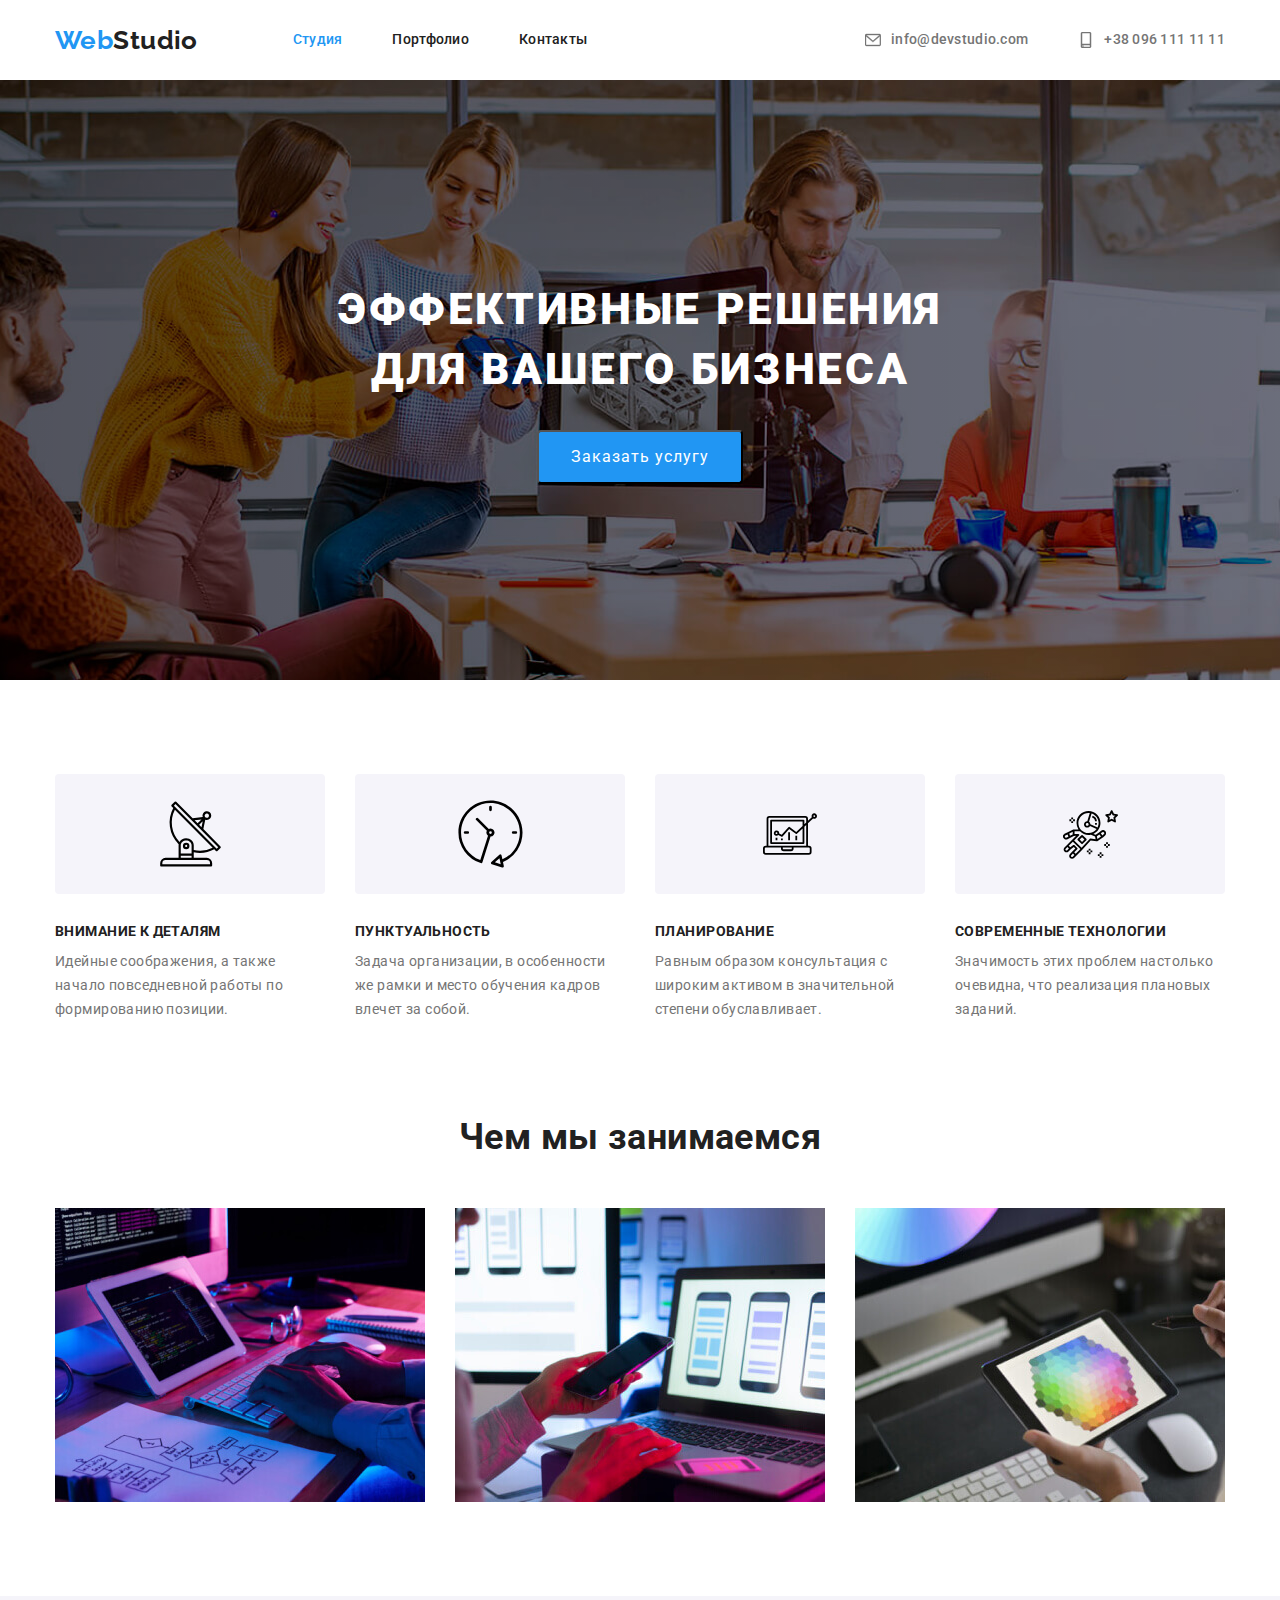
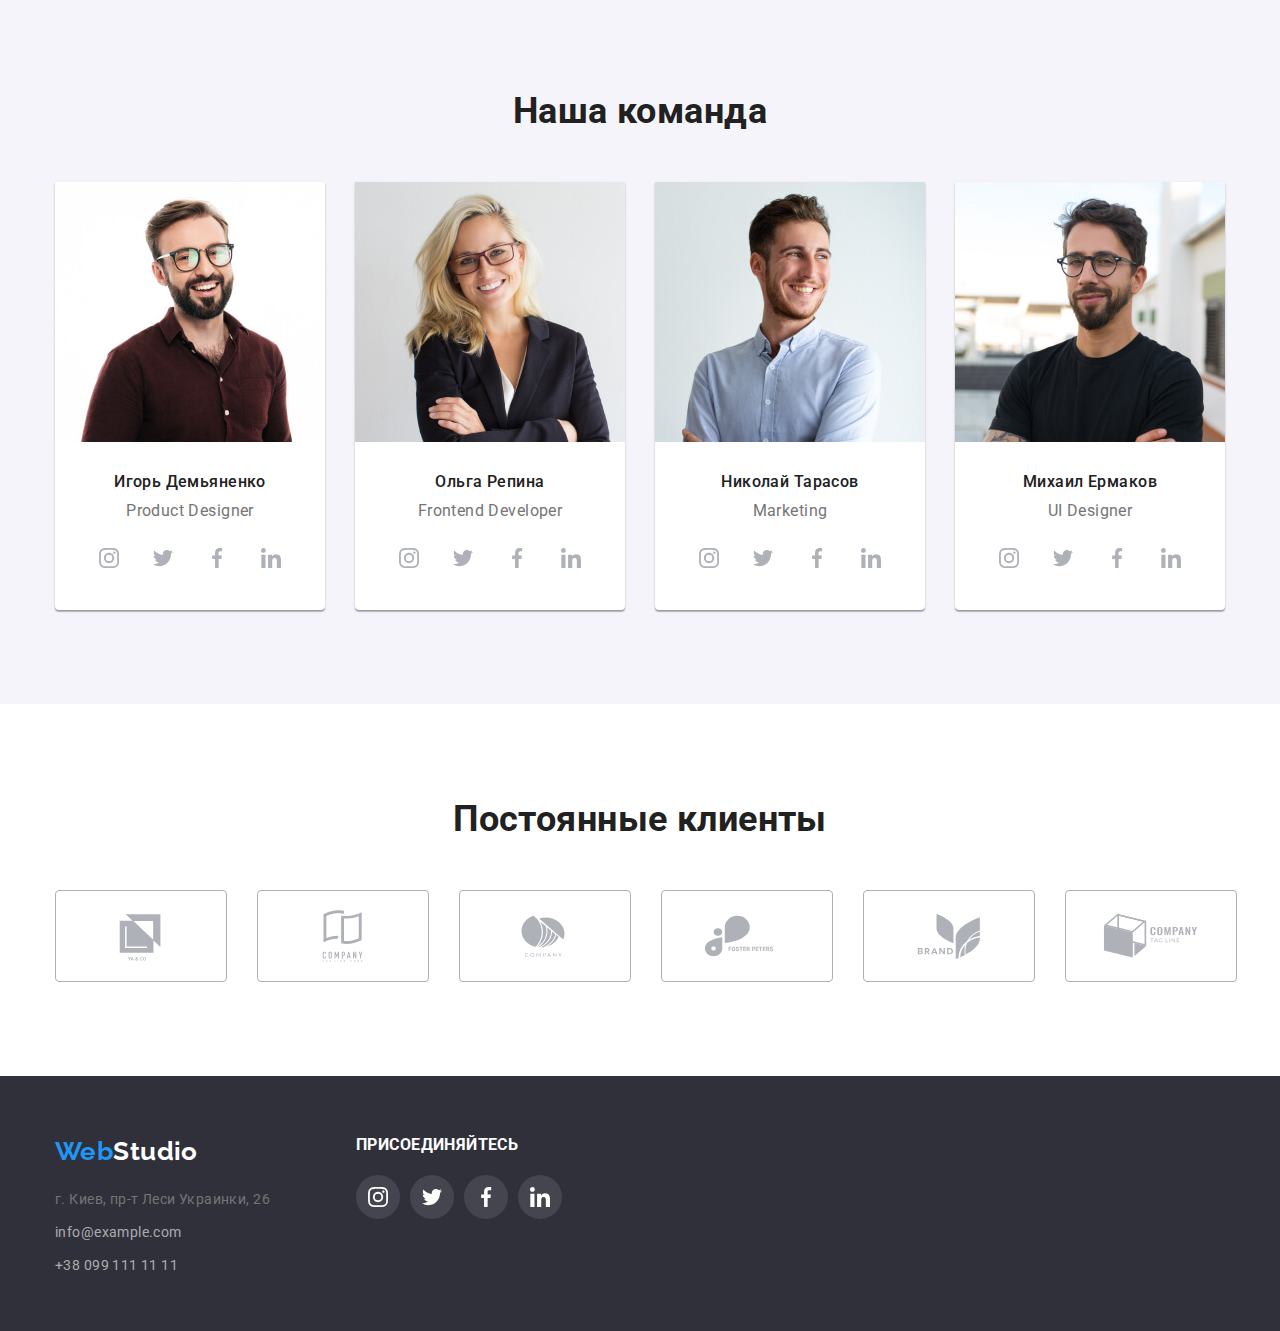
<file: index.html>
<!DOCTYPE html>
<html lang="ru">
  <head>
    <meta charset="UTF-8" />
    <meta http-equiv="X-UA-Compatible" content="IE=edge" />
    <meta name="viewport" content="width=device-width, initial-scale=1.0" />
    <title>Эффективные решения для вашего бизнеса</title>
    <link rel="preconnect" href="https://fonts.gstatic.com" />
    <link
      href="https://fonts.googleapis.com/css2?family=Raleway:wght@700&family=Roboto:wght@400;500;700;900&display=swap"
      rel="stylesheet"
    />
    <link
      rel="stylesheet"
      href="https://cdnjs.cloudflare.com/ajax/libs/modern-normalize/1.0.0/modern-normalize.css"
    />
    <link rel="stylesheet" href="./css/styles.css" />
  </head>

  <body>
    <header class="box">
      <div class="container nav">
        <nav class="main-nav">
          <a href="" lang="en" class="logo"
            >Web<span class="logo-primary">Studio</span>
          </a>
          <ul class="site-nav list">
            <li class="item"><a href="" class="link current">Студия</a></li>
            <li class="item">
              <a href="./portfolio.html" class="link">Портфолио</a>
            </li>
            <li class="item"><a href="" class="link">Контакты</a></li>
          </ul>
        </nav>

        <ul class="auth-nav list">
          <li class="auth-item item">
            <a
              class="link"
              href="mailto:info@devstudio.com"
              target="_blank"
              rel="noopener noreferrer"
              ><svg class="auth-icon">
                <use
                  href="./images/icons.svg/sprite.svg#icon-envelope"
                ></use></svg
              >info@devstudio.com
            </a>
          </li>
          <li class="auth-item item">
            <a
              class="link"
              href="tel:+380961111111"
              target="_blank"
              rel="noopener noreferrer"
            >
              <svg class="auth-icon">
                <use href="./images/icons.svg/sprite.svg#icon-smartphone"></use>
              </svg>
              +38 096 111 11 11
            </a>
          </li>
        </ul>
      </div>
    </header>

    <main>
      <!-- Шапка -->
      <section class="hero">
        <div class="container">
          <h1 class="hero-title">
            Эффективные решения <br />
            для вашего бизнеса
          </h1>
          <button type="button" class="btn">Заказать услугу</button>
        </div>
      </section>

      <!-- Особенности -->
      <section class="section-features">
        <div class="container">
          <h2 class="visually-hidden">Особенности работы</h2>
          <ul class="features list">
            <li class="features-item">
              <div class="features-desc">
                <svg class="button-icon" width="65px" height="70px">
                  <use href="./images/icons.svg/sprite.svg#icon-antenna"></use>
                </svg>
              </div>
              <h3 class="title">Внимание к деталям</h3>
              <p class="features-text">
                Идейные соображения, а также начало повседневной работы по
                формированию позиции.
              </p>
            </li>
            <li class="features-item">
              <div class="features-desc">
                <svg class="icon-features" width="67px" height="70px">
                  <use href="./images/icons.svg/sprite.svg#icon-clock"></use>
                </svg>
              </div>
              <h3 class="title">Пунктуальность</h3>
              <p class="features-text">
                Задача организации, в особенности же рамки и место обучения
                кадров влечет за собой.
              </p>
            </li>
            <li class="features-item">
              <div class="features-desc">
                <svg class="icon-features" width="70px" height="54px">
                  <use href="./images/icons.svg/sprite.svg#icon-diagram"></use>
                </svg>
              </div>
              <h3 class="title">Планирование</h3>
              <p class="features-text">
                Равным образом консультация с широким активом в значительной
                степени обуславливает.
              </p>
            </li>
            <li class="features-item">
              <div class="features-desc">
                <svg class="icon-features" width="55px" height="61px">
                  <use
                    href="./images/icons.svg/sprite.svg#icon-astronaut"
                  ></use>
                </svg>
              </div>
              <h3 class="title">Современные технологии</h3>
              <p class="features-text">
                Значимость этих проблем настолько очевидна, что реализация
                плановых заданий.
              </p>
            </li>
          </ul>
        </div>
      </section>

      <!-- Чем мы занимаемся -->
      <section class="section">
        <div class="container">
          <h2 class="section-title">Чем мы занимаемся</h2>
          <ul class="service list">
            <li class="item">
              <img
                src="./images/img-1.jpg"
                alt="Соображения"
                width="370"
                height="294"
              />
            </li>
            <li class="item">
              <img
                src="./images/img-2.jpg"
                alt="Консультация"
                width="370"
                height="294"
              />
            </li>
            <li class="item">
              <img
                src="./images/img-3.jpg"
                alt="Технологии"
                width="370"
                height="294"
              />
            </li>
          </ul>
        </div>
      </section>

      <!-- Наша команда -->
      <section class="section team-card">
        <div class="container">
          <h2 class="section-title">Наша команда</h2>
          <ul class="team list">
            <li class="team-item">
              <img
                src="./images/team/photo1.jpg"
                alt="Игорь Демьяненко"
                width="270"
                height="260"
              />
              <div class="our-team">
                <h3 class="title">Игорь Демьяненко</h3>
                <p class="team-description" lang="en">Product Designer</p>
              </div>

              <ul class="social-icons list">
                <li class="social-icons-item">
                  <a
                    class="social-icons-link"
                    href=""
                    target="_blank"
                    rel="noopener noreferrer"
                  >
                    <svg class="social-icons-svg">
                      <use
                        href="./images/icons.svg/sprite.svg#icon-instagram"
                      ></use>
                    </svg>
                  </a>
                </li>
                <li class="social-icons-item">
                  <a
                    class="social-icons-link"
                    href=""
                    target="_blank"
                    rel="noopener noreferrer"
                  >
                    <svg class="social-icons-svg">
                      <use
                        href="./images/icons.svg/sprite.svg#icon-twitter"
                      ></use>
                    </svg>
                  </a>
                </li>
                <li class="social-icons-item">
                  <a
                    class="social-icons-link"
                    href=""
                    target="_blank"
                    rel="noopener noreferrer"
                  >
                    <svg class="social-icons-svg">
                      <use
                        href="./images/icons.svg/sprite.svg#icon-facebook"
                      ></use>
                    </svg>
                  </a>
                </li>
                <li class="social-icons-item">
                  <a
                    class="social-icons-link"
                    href=""
                    target="_blank"
                    rel="noopener noreferrer"
                  >
                    <svg class="social-icons-svg">
                      <use
                        href="./images/icons.svg/sprite.svg#icon-linkedin"
                      ></use>
                    </svg>
                  </a>
                </li>
              </ul>
            </li>
            <li class="team-item">
              <img
                src="./images/team/photo2.jpg"
                alt="Ольга Репина"
                width="270"
                height="260"
              />
              <div class="our-team">
                <h3 class="title">Ольга Репина</h3>
                <p class="team-description" lang="en">Frontend Developer</p>
              </div>
              <ul class="social-icons list">
                <li class="social-icons-item">
                  <a
                    class="social-icons-link"
                    href=""
                    target="_blank"
                    rel="noopener noreferrer"
                  >
                    <svg class="social-icons-svg">
                      <use
                        href="./images/icons.svg/sprite.svg#icon-instagram"
                      ></use>
                    </svg>
                  </a>
                </li>
                <li class="social-icons-item">
                  <a
                    class="social-icons-link"
                    href=""
                    target="_blank"
                    rel="noopener noreferrer"
                  >
                    <svg class="social-icons-svg">
                      <use
                        href="./images/icons.svg/sprite.svg#icon-twitter"
                      ></use>
                    </svg>
                  </a>
                </li>
                <li class="social-icons-item">
                  <a
                    class="social-icons-link"
                    href=""
                    target="_blank"
                    rel="noopener noreferrer"
                  >
                    <svg class="social-icons-svg">
                      <use
                        href="./images/icons.svg/sprite.svg#icon-facebook"
                      ></use>
                    </svg>
                  </a>
                </li>
                <li class="social-icons-item">
                  <a
                    class="social-icons-link"
                    href=""
                    target="_blank"
                    rel="noopener noreferrer"
                  >
                    <svg class="social-icons-svg">
                      <use
                        href="./images/icons.svg/sprite.svg#icon-linkedin"
                      ></use>
                    </svg>
                  </a>
                </li>
              </ul>
            </li>
            <li class="team-item">
              <img
                src="./images/team/photo3.jpg"
                alt="Николай Тарасов"
                width="270"
                height="260"
              />
              <div class="our-team">
                <h3 class="title">Николай Тарасов</h3>
                <p class="team-description" lang="en">Marketing</p>
              </div>
              <ul class="social-icons list">
                <li class="social-icons-item">
                  <a
                    class="social-icons-link"
                    href=""
                    target="_blank"
                    rel="noopener noreferrer"
                  >
                    <svg class="social-icons-svg">
                      <use
                        href="./images/icons.svg/sprite.svg#icon-instagram"
                      ></use>
                    </svg>
                  </a>
                </li>
                <li class="social-icons-item">
                  <a
                    class="social-icons-link"
                    href=""
                    target="_blank"
                    rel="noopener noreferrer"
                  >
                    <svg class="social-icons-svg">
                      <use
                        href="./images/icons.svg/sprite.svg#icon-twitter"
                      ></use>
                    </svg>
                  </a>
                </li>
                <li class="social-icons-item">
                  <a
                    class="social-icons-link"
                    href=""
                    target="_blank"
                    rel="noopener noreferrer"
                  >
                    <svg class="social-icons-svg">
                      <use
                        href="./images/icons.svg/sprite.svg#icon-facebook"
                      ></use>
                    </svg>
                  </a>
                </li>
                <li class="social-icons-item">
                  <a
                    class="social-icons-link"
                    href=""
                    target="_blank"
                    rel="noopener noreferrer"
                  >
                    <svg class="social-icons-svg">
                      <use
                        href="./images/icons.svg/sprite.svg#icon-linkedin"
                      ></use>
                    </svg>
                  </a>
                </li>
              </ul>
            </li>
            <li class="team-item">
              <img
                src="./images/team/photo4.jpg"
                alt="Михаил Ермаков"
                width="270"
                height="260"
              />
              <div class="our-team">
                <h3 class="title">Михаил Ермаков</h3>
                <p class="team-description" lang="en">UI Designer</p>
              </div>
              <ul class="social-icons list">
                <li class="social-icons-item">
                  <a
                    class="social-icons-link"
                    href=""
                    target="_blank"
                    rel="noopener noreferrer"
                  >
                    <svg class="social-icons-svg">
                      <use
                        href="./images/icons.svg/sprite.svg#icon-instagram"
                      ></use>
                    </svg>
                  </a>
                </li>
                <li class="social-icons-item">
                  <a
                    class="social-icons-link"
                    href=""
                    target="_blank"
                    rel="noopener noreferrer"
                  >
                    <svg class="social-icons-svg">
                      <use
                        href="./images/icons.svg/sprite.svg#icon-twitter"
                      ></use>
                    </svg>
                  </a>
                </li>
                <li class="social-icons-item">
                  <a
                    class="social-icons-link"
                    href=""
                    target="_blank"
                    rel="noopener noreferrer"
                  >
                    <svg class="social-icons-svg">
                      <use
                        href="./images/icons.svg/sprite.svg#icon-facebook"
                      ></use>
                    </svg>
                  </a>
                </li>
                <li class="social-icons-item">
                  <a
                    class="social-icons-link"
                    href=""
                    target="_blank"
                    rel="noopener noreferrer"
                  >
                    <svg class="social-icons-svg">
                      <use
                        href="./images/icons.svg/sprite.svg#icon-linkedin"
                      ></use>
                    </svg>
                  </a>
                </li>
              </ul>
            </li>
          </ul>
        </div>
      </section>
    </main>

    <!-- Постоянные клиенты -->
    <section class="section">
      <div class="container">
        <h2 class="section-title">Постоянные клиенты</h2>
        <ul class="client-list list">
          <li class="client-item">
            <a class="client-link" href="">
              <svg class="client-icon">
                <use href="./images/icons.svg/sprite.svg#icon-Logo-6"></use>
              </svg>
            </a>
          </li>
          <li class="client-item">
            <a class="client-link" href="">
              <svg class="client-icon">
                <use href="./images/icons.svg/sprite.svg#icon-Logo-1"></use>
              </svg>
            </a>
          </li>
          <li class="client-item">
            <a class="client-link" href="">
              <svg class="client-icon">
                <use href="./images/icons.svg/sprite.svg#icon-Logo-2"></use>
              </svg>
            </a>
          </li>
          <li class="client-item">
            <a class="client-link" href="">
              <svg class="client-icon">
                <use href="./images/icons.svg/sprite.svg#icon-Logo-3"></use>
              </svg>
            </a>
          </li>
          <li class="client-item">
            <a class="client-link" href="">
              <svg class="client-icon">
                <use href="./images/icons.svg/sprite.svg#icon-Logo-4"></use>
              </svg>
            </a>
          </li>
          <li class="client-item">
            <a class="client-link" href="">
              <svg class="client-icon">
                <use href="./images/icons.svg/sprite.svg#icon-Logo-5"></use>
              </svg>
            </a>
          </li>
        </ul>
      </div>
    </section>

    <!-- Футер -->
    <footer class="page-footer">
      <div class="container footer">
        <div class="footer-first">
          <a href="" lang="en" class="logo"
            >Web<span class="logo-secondary">Studio</span>
          </a>

          <address class="address">
            <ul class="address-list list">
              <li class="item">
                <a
                  class="link map"
                  href="https://goo.gl/maps/LCzn8i2AtvnE1q3n7"
                  target="_blank"
                  rel="noopener noreferrer"
                  >г. Киев, пр-т Леси Украинки, 26
                </a>
              </li>
              <li class="item">
                <a href="mailto:info@example.com" class="link contacts-link"
                  >info@example.com</a
                >
              </li>
              <li class="item">
                <a href="tel:+380991111111" class="link contacts-link"
                  >+38 099 111 11 11</a
                >
              </li>
            </ul>
          </address>
        </div>

        <div class="social">
          <h3 class="title">присоединяйтесь</h3>
          <ul class="social-icons list">
            <li class="social-icons-item">
              <a
                class="social-icons-link"
                href=""
                target="_blank"
                rel="noopener noreferrer"
              >
                <svg class="social-icons-svg">
                  <use
                    href="./images/icons.svg/sprite.svg#icon-instagram"
                  ></use>
                </svg>
              </a>
            </li>
            <li class="social-icons-item">
              <a
                class="social-icons-link"
                href=""
                target="_blank"
                rel="noopener noreferrer"
              >
                <svg class="social-icons-svg">
                  <use href="./images/icons.svg/sprite.svg#icon-twitter"></use>
                </svg>
              </a>
            </li>
            <li class="social-icons-item">
              <a
                class="social-icons-link"
                href=""
                target="_blank"
                rel="noopener noreferrer"
              >
                <svg class="social-icons-svg">
                  <use href="./images/icons.svg/sprite.svg#icon-facebook"></use>
                </svg>
              </a>
            </li>
            <li class="social-icons-item">
              <a
                class="social-icons-link"
                href=""
                target="_blank"
                rel="noopener noreferrer"
              >
                <svg class="social-icons-svg">
                  <use href="./images/icons.svg/sprite.svg#icon-linkedin"></use>
                </svg>
              </a>
            </li>
          </ul>
        </div>
      </div>
    </footer>
  </body>
</html>
</file>
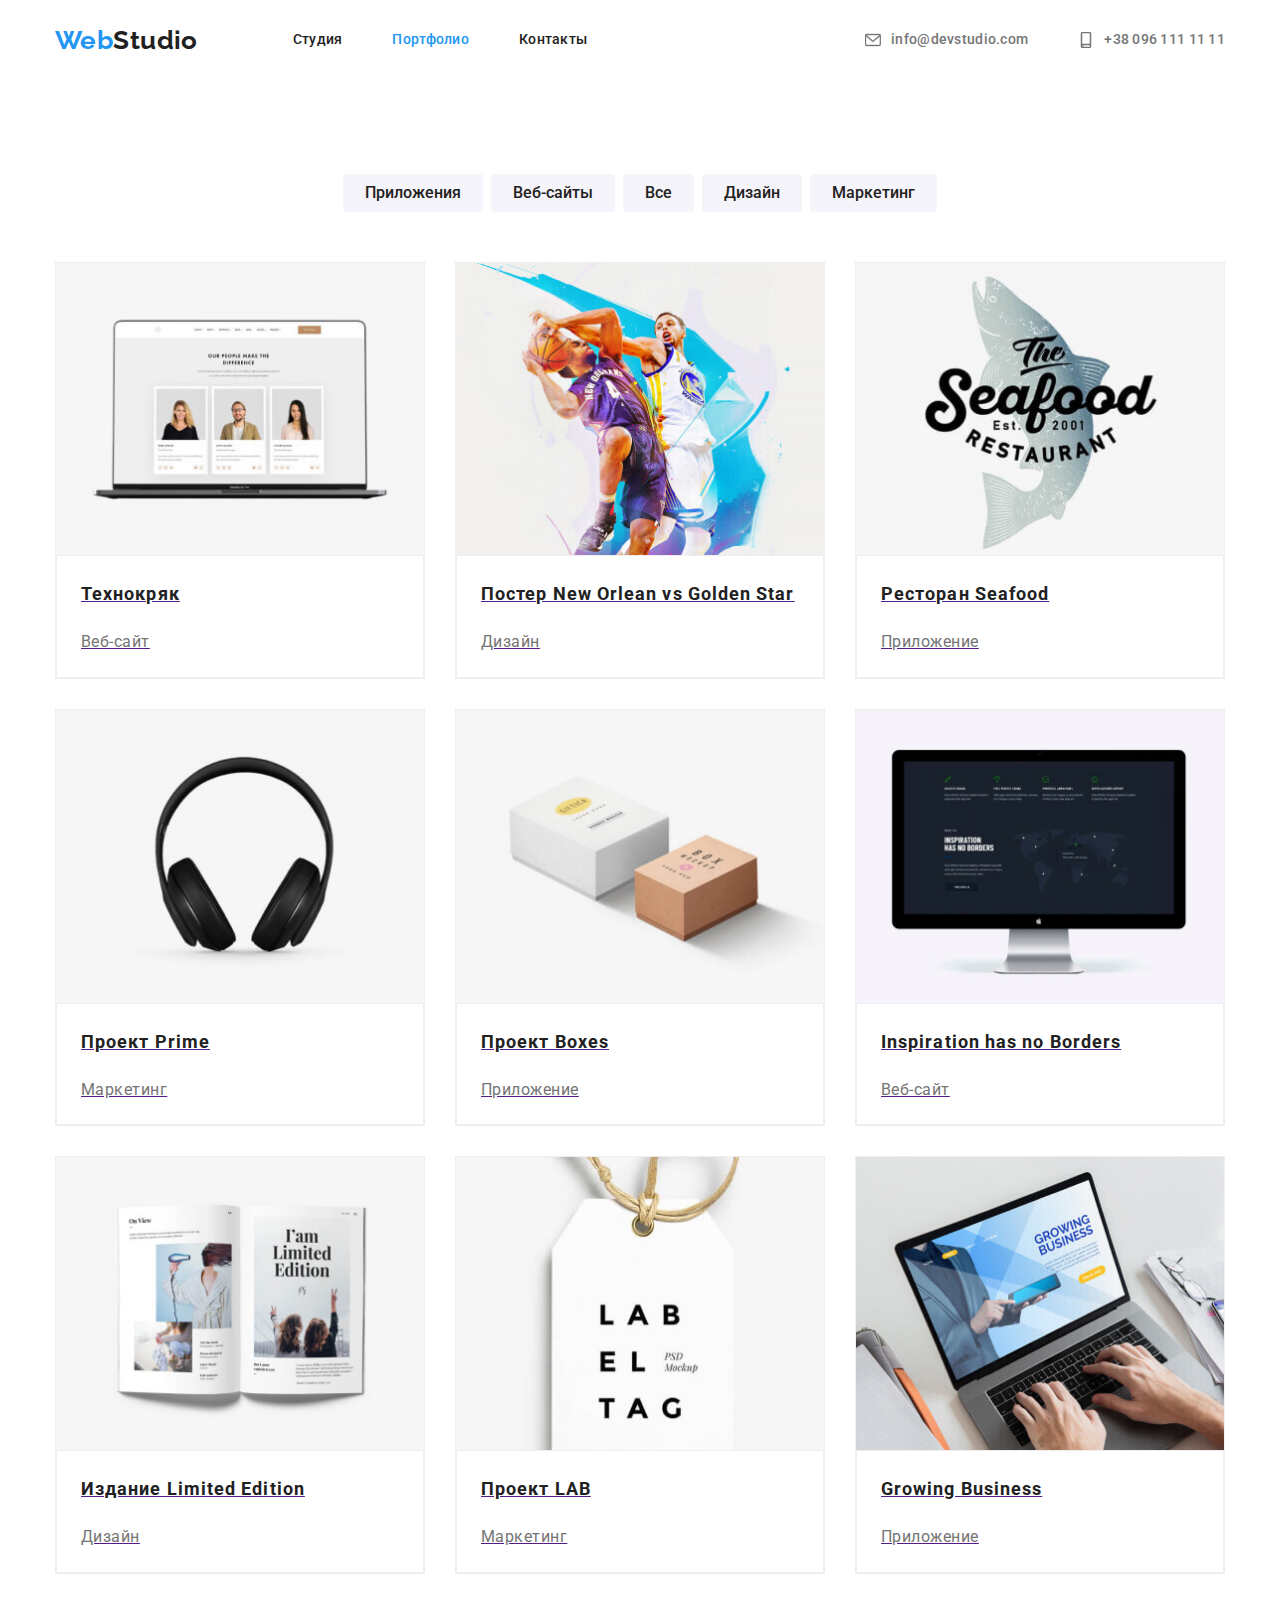
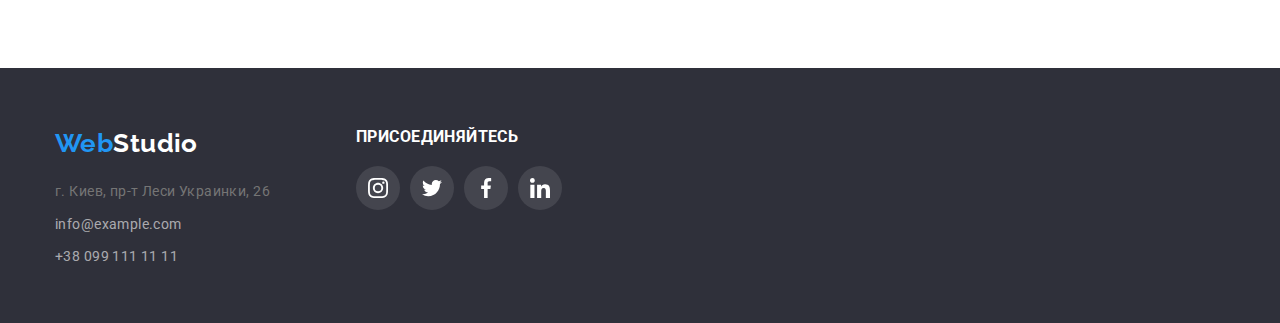
<file: portfolio.html>
<!DOCTYPE html>
<html lang="ru">
  <head>
    <meta charset="UTF-8" />
    <meta http-equiv="X-UA-Compatible" content="IE=edge" />
    <meta name="viewport" content="width=device-width, initial-scale=1.0" />
    <title>Эффективные решения для вашего бизнеса</title>
    <link rel="preconnect" href="https://fonts.gstatic.com" />
    <link
      href="https://fonts.googleapis.com/css2?family=Raleway:wght@700&family=Roboto:wght@400;500;700;900&display=swap"
      rel="stylesheet"
    />
    <link
      rel="stylesheet"
      href="https://cdnjs.cloudflare.com/ajax/libs/modern-normalize/1.0.0/modern-normalize.css"
    />
    <link rel="stylesheet" href="./css/styles.css" />
  </head>

  <body>
    <header class="box">
      <div class="container main-nav">
        <nav class="main-nav">
          <a href="" lang="en" class="logo"
            >Web<span class="logo-primary">Studio</span>
          </a>
          <ul class="site-nav list">
            <li class="item"><a href="./index.html" class="link">Студия</a></li>
            <li class="item"><a href="" class="link current">Портфолио</a></li>
            <li class="item"><a href="" class="link">Контакты</a></li>
          </ul>
        </nav>

        <ul class="auth-nav list">
          <li class="auth-item item">
            <a
              class="link"
              href="mailto:info@devstudio.com"
              target="_blank"
              rel="noopener noreferrer"
            >
              <svg class="auth-icon" width="16px" height="12px">
                <use href="./images/icons.svg/sprite.svg#icon-envelope"></use>
              </svg>
              info@devstudio.com
            </a>
          </li>
          <li class="auth-item item">
            <a
              class="link"
              href="tel:+380961111111"
              target="_blank"
              rel="noopener noreferrer"
            >
              <svg class="auth-icon" width="16px" height="12px">
                <use href="./images/icons.svg/sprite.svg#icon-smartphone"></use>
              </svg>
              +38 096 111 11 11
            </a>
          </li>
        </ul>
    </div>
    </header>

    <!-- Портфолио -->
    <section class="section">
      <div class="container">
        <h1 class="visually-hidden">Портфолио</h1>
        <ul class="control list">
          <li class="item">
            <button type="button" class="btn-item">Приложения</button>
          </li>
          <li class="item">
            <button type="button" class="btn-item">Веб-сайты</button>
          </li>
          <li class="item">
            <button type="button" class="btn-item">Все</button>
          </li>
          <li class="item">
            <button type="button" class="btn-item">Дизайн</button>
          </li>
          <li class="item">
            <button type="button" class="btn-item">Маркетинг</button>
          </li>
        </ul>

        <ul class="portfolio-list list">
          <li class="portfolio-item">
            <a class="portfolio-link" href="" >
                <img 
                src="./images/portfolio/technocryk.jpg"
                alt="Технокряк"
                width="370"
                height="294"
              />       
              <div class="card-content">
                <h2 class="portfolio-title">Технокряк</h2>
                <p class="portfolio-desc">Веб-сайт</p>
              </div>
            </a>
            
          </li>

          <li class="portfolio-item">
            <a class="portfolio-link" href="">
                <img
              src="./images/portfolio/poster.jpg"
              alt="Постер"
              width="370"
              height="294"
            />
            <div class="card-content">
            <h2 class="portfolio-title">Постер New Orlean vs Golden Star</h2>
            <p class="portfolio-desc">Дизайн</p>
          </div>
            </a>
          
          </li>
          <li class="portfolio-item">
            <a class="portfolio-link" href="">
               <img
              src="./images/portfolio/restaurant.jpg"
              alt="Ресторан Seafood"
              width="370"
              height="294"
            />
            <div class="card-content">
            <h2 class="portfolio-title">Ресторан Seafood</h2>
            <p class="portfolio-desc">Приложение</p=>
              </div>
            </a>
           
          </li>
          <li class="portfolio-item">
            <a class="portfolio-link" href="">
               <img
              src="./images/portfolio/project-prime.jpg"
              alt="Проект Prime"
              width="370"
              height="294"
            />
            <div class="card-content">
              <h2 class="portfolio-title">Проект Prime</h2>
            <p class="portfolio-desc">Маркетинг</pss=>
            </div>
            </a>
                      
          </li>
          <li class="portfolio-item">
            <a class="portfolio-link" href="">
               <img
              src="./images/portfolio/project-boxes.jpg"
              alt="Проект Boxes"
              width="370"
              height="294"
            />
            <div class="card-content">
              <h2 class="portfolio-title">Проект Boxes</h2>
            <p class="portfolio-desc">Приложение</p>
            </div>
            </a>
           
          </li>
          <li class="portfolio-item">
            <a class="portfolio-link" href="">
              <img
              src="./images/portfolio/inspiration.jpg"
              alt="Inspiration has no Borders"
              width="370"
              height="294"
            />
            <div class="card-content">
              <h2 class="portfolio-title">Inspiration has no Borders</h2>
            <p class="portfolio-desc">Веб-сайт</p>
            </div>
            </a>
            
          </li>
          <li class="portfolio-item">
            <a class="portfolio-link" href="">
              <img
              src="./images/portfolio/limited-edition.jpg"
              alt="Издание Limited Edition"
              width="370"
              height="294"
            />
            <div class="card-content">
              <h2 class="portfolio-title">Издание Limited Edition</h2>
            <p class="portfolio-desc">Дизайн</p>
            </div>
            </a>
            
          </li>
          <li class="portfolio-item">
            <a class="portfolio-link" href="">
              <img
              src="./images/portfolio/project-lab.jpg"
              alt="Проект LAB"
              width="370"
              height="294"
            />
            <div class="card-content">
               <h2 class="portfolio-title">Проект LAB</h2>
            <p class="portfolio-desc">Маркетинг</p>
            </div>
            </a>
            
          </li>
          <li class="portfolio-item">
            <a class="portfolio-link" href="">
              <img
              src="./images/portfolio/growing.jpg"
              alt="Growing Business"
              width="370"
              height="294"
            />
            <div class="card-content">
               <h2 class="portfolio-title">Growing Business</h2>
            <p class="portfolio-desc">Приложение</p>
            </div>
            </a>
            
          </li>
        </ul>
      </div>
    </section>

    <!-- Футер -->
    <footer class="page-footer">
      <div class="container footer">
        <div class="footer-first">
          <a href="" lang="en" class="logo"
            >Web<span class="logo-secondary">Studio</span>
          </a>
          <address class="address">
            <ul class="address-list list">
              <li class="item">
                <a
                  class="link map"
                  href="https://goo.gl/maps/LCzn8i2AtvnE1q3n7"
                  target="_blank"
                  rel="noopener noreferrer"
                  >г. Киев, пр-т Леси Украинки, 26
                </a>
              </li>
              <li class="item">
                <a href="mailto:info@example.com" class="link contacts-link"
                  >info@example.com
                  </a>
              </li>
              <li class="item">
                <a href="tel:+380991111111" class="link contacts-link"
                  >+38 099 111 11 11
                  </a>
              </li>
            </ul>
          </address>
        </div>
        <div class="social">
          <h3 class="title">присоединяйтесь</h3>
          <ul class="social-icons list">
            <li class="social-icons-item">
              <a
                class="social-icons-link"
                href=""
                target="_blank"
                rel="noopener noreferrer"
              >
                <svg class="social-icons-svg">
                  <use
                    href="./images/icons.svg/sprite.svg#icon-instagram"
                  ></use>
                </svg>
              </a>
            </li>
            <li class="social-icons-item">
              <a
                class="social-icons-link"
                href=""
                target="_blank"
                rel="noopener noreferrer"
              >
                <svg class="social-icons-svg">
                  <use href="./images/icons.svg/sprite.svg#icon-twitter"></use>
                </svg>
              </a>
            </li>
            <li class="social-icons-item">
              <a
                class="social-icons-link"
                href=""
                target="_blank"
                rel="noopener noreferrer"
              >
                <svg class="social-icons-svg">
                  <use href="./images/icons.svg/sprite.svg#icon-facebook"></use>
                </svg>
              </a>
            </li>
            <li class="social-icons-item">
              <a
                class="social-icons-link"
                href=""
                target="_blank"
                rel="noopener noreferrer"
              >
                <svg class="social-icons-svg">
                  <use href="./images/icons.svg/sprite.svg#icon-linkedin"></use>
                </svg>
              </a>
            </li>
          </ul>
        </div>
      </div>
    </footer>
  </body>
</html>
</file>
<file: css/styles.css>
:root {
  --primary-text-color: #757575;
  --title-text-color: #212121;
  --accent-color: #2196f3;
  --primary-white-color: #ffffff;
  --accent-grey-color: #afb1b8;

  --dark-bg: #2f303a;

  --main-font: 'Roboto', sans-serif;
}

html {
  box-sizing: border-box;
}

*,
*::before,
*::after {
  box-sizing: inherit;
}

body {
  margin: 0;

  font-family: var(--main-font);
  font-size: 14px;
  line-height: 1.71;
  letter-spacing: 0.03em;
  color: var(--primary-text-color);
  background-color: var(--primary-white-color);
}

.container {
  margin-left: auto;
  margin-right: auto;
  width: 1200px;
  padding-left: 15px;
  padding-right: 15px;
}

h1,
h2,
h3,
p {
  margin-top: 0;
}

.list {
  list-style: none;
  margin: 0;
  padding: 0;
}

.visually-hidden {
  position: absolute !important;
  clip: rect(1px 1px 1px 1px);
  clip: rect(1px, 1px, 1px, 1px);
  padding: 0 !important;
  border: 0 !important;
  height: 1px !important;
  width: 1px !important;
  overflow: hidden;
}

.link {
  color: inherit;
  text-decoration: none;
}

.link:hover,
.link:focus {
  color: var(--accent-color);
}

.btn {
  display: inline-block;
  border-radius: 4px;
  padding: 10px 32px;
  min-width: 50px;

  color: var(--primary-white-color);
  background-color: var(--accent-color);

  font-size: 16px;
  line-height: 1.87;
  align-items: center;
  letter-spacing: 0.06em;
  cursor: pointer;
}

.hero {
  max-width: 1600px;
  height: 600px;
  margin-left: auto;
  margin-right: auto;
  background-color: var(--dark-bg);
  background-image: linear-gradient(
      to right,
      rgba(0, 0, 0, 0.4),
      rgba(0, 0, 0, 0.2)
    ),
    url(../images/hero.jpg);
  background-repeat: no-repeat;
  background-size: cover;
  background-position: center;

  text-align: center;
  padding-top: 200px;
  padding-bottom: 200px;
}

.hero-title {
  margin-bottom: 30px;

  font-family: var(--main-font);
  font-weight: 900;
  font-size: 44px;
  line-height: 1.36;
  letter-spacing: 0.06em;
  text-transform: uppercase;
  color: var(--primary-white-color);
}

.box {
  display: flex;
}

.nav,
.main-nav {
  display: flex;
  align-items: center;
}

.site-nav {
  display: flex;
  margin-left: 95px;
}

.site-nav .item:not(:last-child) {
  margin-right: 50px;
}

.site-nav .link {
  display: block;
  padding-top: 32px;
  padding-bottom: 32px;

  color: var(--title-text-color);
  font-weight: 500;
  font-size: 14px;
  line-height: 1.14;
  letter-spacing: 0.02em;
}

.site-nav .link:hover,
.site-nav .link:focus {
  color: var(--accent-color);
}

.site-nav .link.current {
  color: var(--accent-color);
}

.auth-nav {
  display: flex;
  align-items: center;
  margin-left: auto;

  font-weight: 500;
  font-size: 14px;
  line-height: 1.14;
  letter-spacing: 0.02em;
  color: var(--primary-text-color);
}

.auth-nav .item + .item {
  margin-left: 50px;
}

.auth-nav .link {
  display: inline-flex;
  align-items: center;
  justify-content: center;
  padding-top: 32px;
  padding-bottom: 32px;
}

.auth-nav .link:hover,
.auth-nav .link:focus {
  color: var(--accent-color);
}

.auth-icon {
  width: 16px;
  height: 16px;
  margin-right: 10px;
  stroke: currentColor;
  fill: currentColor;
}

.auth-item {
  display: inline-flex;
  align-items: center;
  justify-content: center;
}

.features {
  display: flex;
}

.section {
  padding-top: 94px;
  padding-bottom: 94px;
}

.section.team-card {
  background: #f5f4fa;
}

.section-features {
  padding-top: 94px;
}

.logo {
  font-family: Raleway;
  font-weight: 700;
  font-size: 26px;
  line-height: 1.19;
  color: var(--accent-color);
  text-decoration: none;
}

.logo-primary {
  color: var(--title-text-color);
}

.logo-secondary {
  color: var(--primary-white-color);
}

/* Стили для index.html */

.features-desc {
  display: flex;
  align-items: center;
  justify-content: center;
  width: 100%;
  height: 120px;
  background: #f5f4fa;
  border-radius: 4px;
  margin-bottom: 30px;
}

.button {
  padding: 0;
  border: none;
  text-align: center;
}

.features .title {
  display: flex;
  margin-bottom: 10px;

  font-size: 14px;
  line-height: 1.14;
  text-transform: uppercase;
  color: var(--title-text-color);
}

.features-text {
  margin-bottom: 0;
  font-style: inherit;
}

.features-item {
  width: calc(100% - 120px / 4);
  min-height: 75px;
  margin-right: 30px;
}

.features-item:nth-child(4n) {
  margin-right: 0;
}

.service {
  display: flex;
  align-items: center;
}

.service .item + .item {
  margin-left: 30px;
}

.team {
  display: flex;
  align-items: center;
}

.team .team-item + .team-item {
  margin-left: 30px;
}

.team-item {
  text-align: center;

  background: var(--primary-white-color);
  box-shadow: 0px 1px 3px rgba(0, 0, 0, 0.12), 0px 1px 1px rgba(0, 0, 0, 0.14),
    0px 2px 1px rgba(0, 0, 0, 0.2);
  border-radius: 0px 0px 4px 4px;
}

.team .title {
  margin-bottom: 10px;

  font-weight: 500;
  font-size: 16px;
  line-height: 1.19;
  color: var(--title-text-color);
}

.our-team {
  padding: 30px 32px 0 32px;
}

.team .team-description {
  margin-bottom: 16px;

  font-size: 16px;
  line-height: 1.19;
  color: var(--primary-text-color);
}

.social-icons {
  display: flex;
  align-items: center;
  justify-content: center;
  padding: 0 32px 30px 32px;
}

.social-icons-svg {
  width: 20px;
  height: 20px;
  fill: #afb1b8;
}

.social-icons-item {
  padding: 0;
  border: none;
  text-align: center;
}

.social-icons-item:not(:last-child) {
  margin-right: 10px;
}

.social-icons-link {
  display: flex;
  align-items: center;
  justify-content: center;
  width: 44px;
  height: 44px;
  border-radius: 50%;
}

.social-icons-link:hover .social-icons-svg,
.social-icons-link:focus .social-icons-svg,
.social-icons-link:hover,
.social-icons-link:focus {
  background-color: var(--accent-color);
  fill: var(--primary-white-color);
}

.section-title {
  margin-bottom: 50px;

  font-family: ar(--main-font);
  font-size: 36px;
  line-height: 1.17;
  color: var(--title-text-color);
  text-align: center;
}

.client-list {
  display: flex;
}

.client-icon {
  width: 106px;
  height: 60px;
  fill: var(--accent-grey-color);
}

.client-item {
  align-items: center;
  width: calc(100% - 6 * 30px / 6);
  height: 92px;
  padding: 0;

  border: 1px solid #afb1b8;
  box-sizing: border-box;
  border-radius: 4px;
}

.client-item:not(:last-child) {
  margin-right: 30px;
}

.client-link {
  display: flex;
  align-items: center;
  justify-content: center;
  width: 170px;
  height: 92px;
}

.client-link:hover .client-icon,
.client-link:focus .client-icon {
  fill: var(--accent-color);
}

.contacts-link {
  color: rgba(255, 255, 255, 0.6);
}

.footer {
  display: flex;
}

.page-footer {
  padding-top: 60px;
  padding-bottom: 60px;
  background-color: var(--dark-bg);
}

.footer-first {
  display: block;
  width: 231px;
  height: 135px;
}

.address {
  margin-top: 20px;
  font-style: inherit;
}

.address .item:not(:first-child) {
  margin-top: 9px;
}

.social {
  display: block;
  text-align: center;
  width: 250px;
  height: 135px;
  margin-left: 70px;
}

.social .title {
  margin-bottom: 20px;
  text-align: left;

  line-height: 1.14;
  text-transform: uppercase;
  color: var(--primary-white-color);
}

.social .social-icons {
  display: flex;
  justify-content: left;
  padding: 0;
}

.social .social-icons-svg {
  fill: var(--primary-white-color);
}

.social .social-icons-link {
  align-items: center;
  width: 44px;
  height: 44px;
  padding: 0;
  border: none;
  border-radius: 50%;

  background-color: rgba(255, 255, 255, 0.1);
}

.social .social-icons-link:hover,
.social .social-icons-link:focus {
  background-color: var(--accent-color);
}

/* Стили для portfolio.html */

.control {
  display: flex;
  justify-content: center;
  margin-bottom: 50px;
}

.control .item + .item {
  margin-left: 8px;
}

.btn-item {
  display: inline-block;
  border-radius: 4px;
  border: none;
  padding: 6px 22px;
  min-width: 38px;

  color: var(--title-text-color);
  background-color: #f5f4fa;

  font-weight: 500;
  font-size: 16px;
  line-height: 1.62;
  text-align: center;
  cursor: pointer;
}

img {
  display: block;
  max-width: 100%;
  height: auto;
}

.btn-item:hover,
.btn-item:focus {
  color: var(--primary-white-color);
  background-color: var(--accent-color);
}

.btn {
  margin: auto;
  padding: auto;
}

.portfolio-list {
  display: flex;
  flex-wrap: wrap;
  margin: -15px;
}

.portfolio-item {
  width: 370px;
  margin: 15px;
  border: 1px solid #eeeeee;
}
.portfolio-link {
  display: block;
}

.portfolio-link:hover,
.portfolio-link:focus {
  box-shadow: 0px 1px 1px rgba(0, 0, 0, 0.12), 0px 4px 4px rgba(0, 0, 0, 0.06),
    1px 4px 6px rgba(0, 0, 0, 0.16);
}

.card-content {
  padding: 20px 24px 20px 24px;
  background: var(--primary-white-color);
  border-top: none;
  border: 1px solid #eeeeee;
}

.portfolio-title {
  margin-bottom: 4;

  font-size: 18px;
  line-height: 2;
  letter-spacing: 0.06em;
  color: var(--title-text-color);
}

.portfolio-desc {
  margin-bottom: 0;

  font-size: 16px;
  line-height: 1.87;
  letter-spacing: 0.03em;
  color: var(--primary-text-color);
}
</file>
